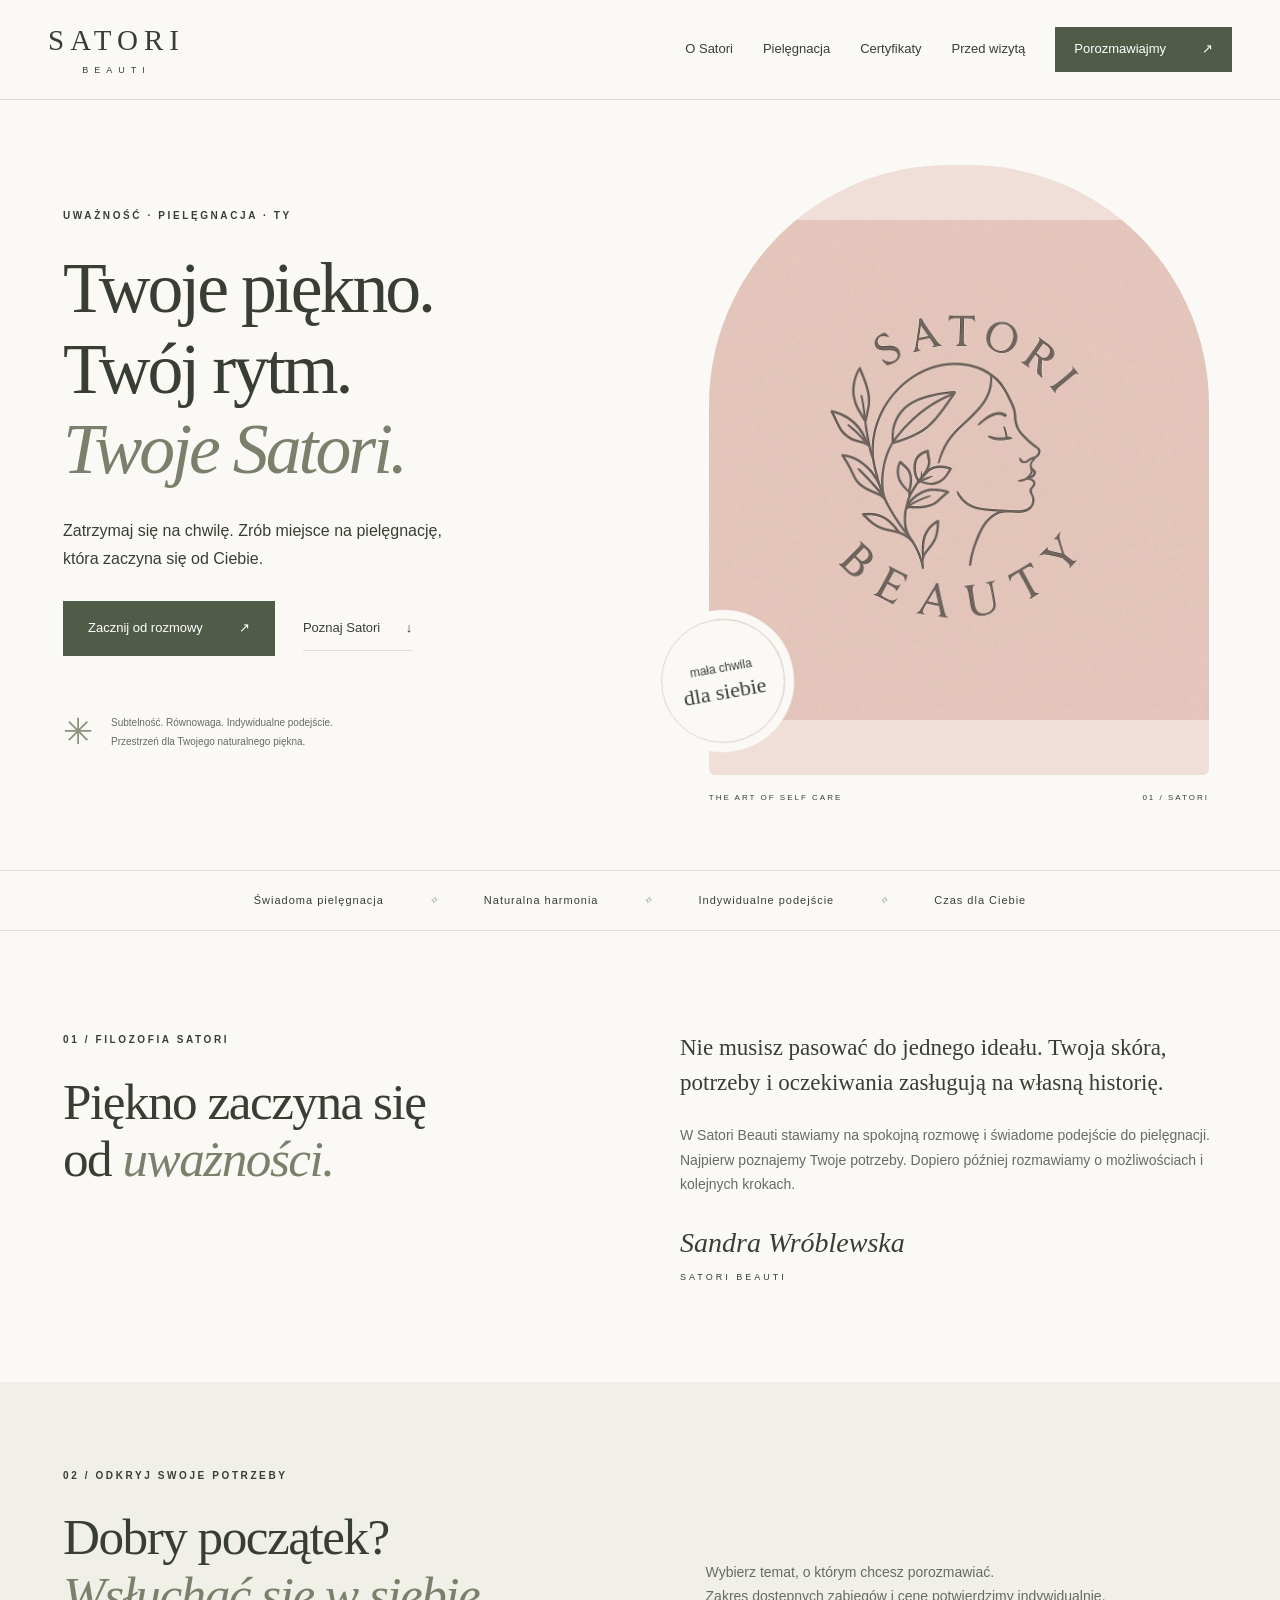
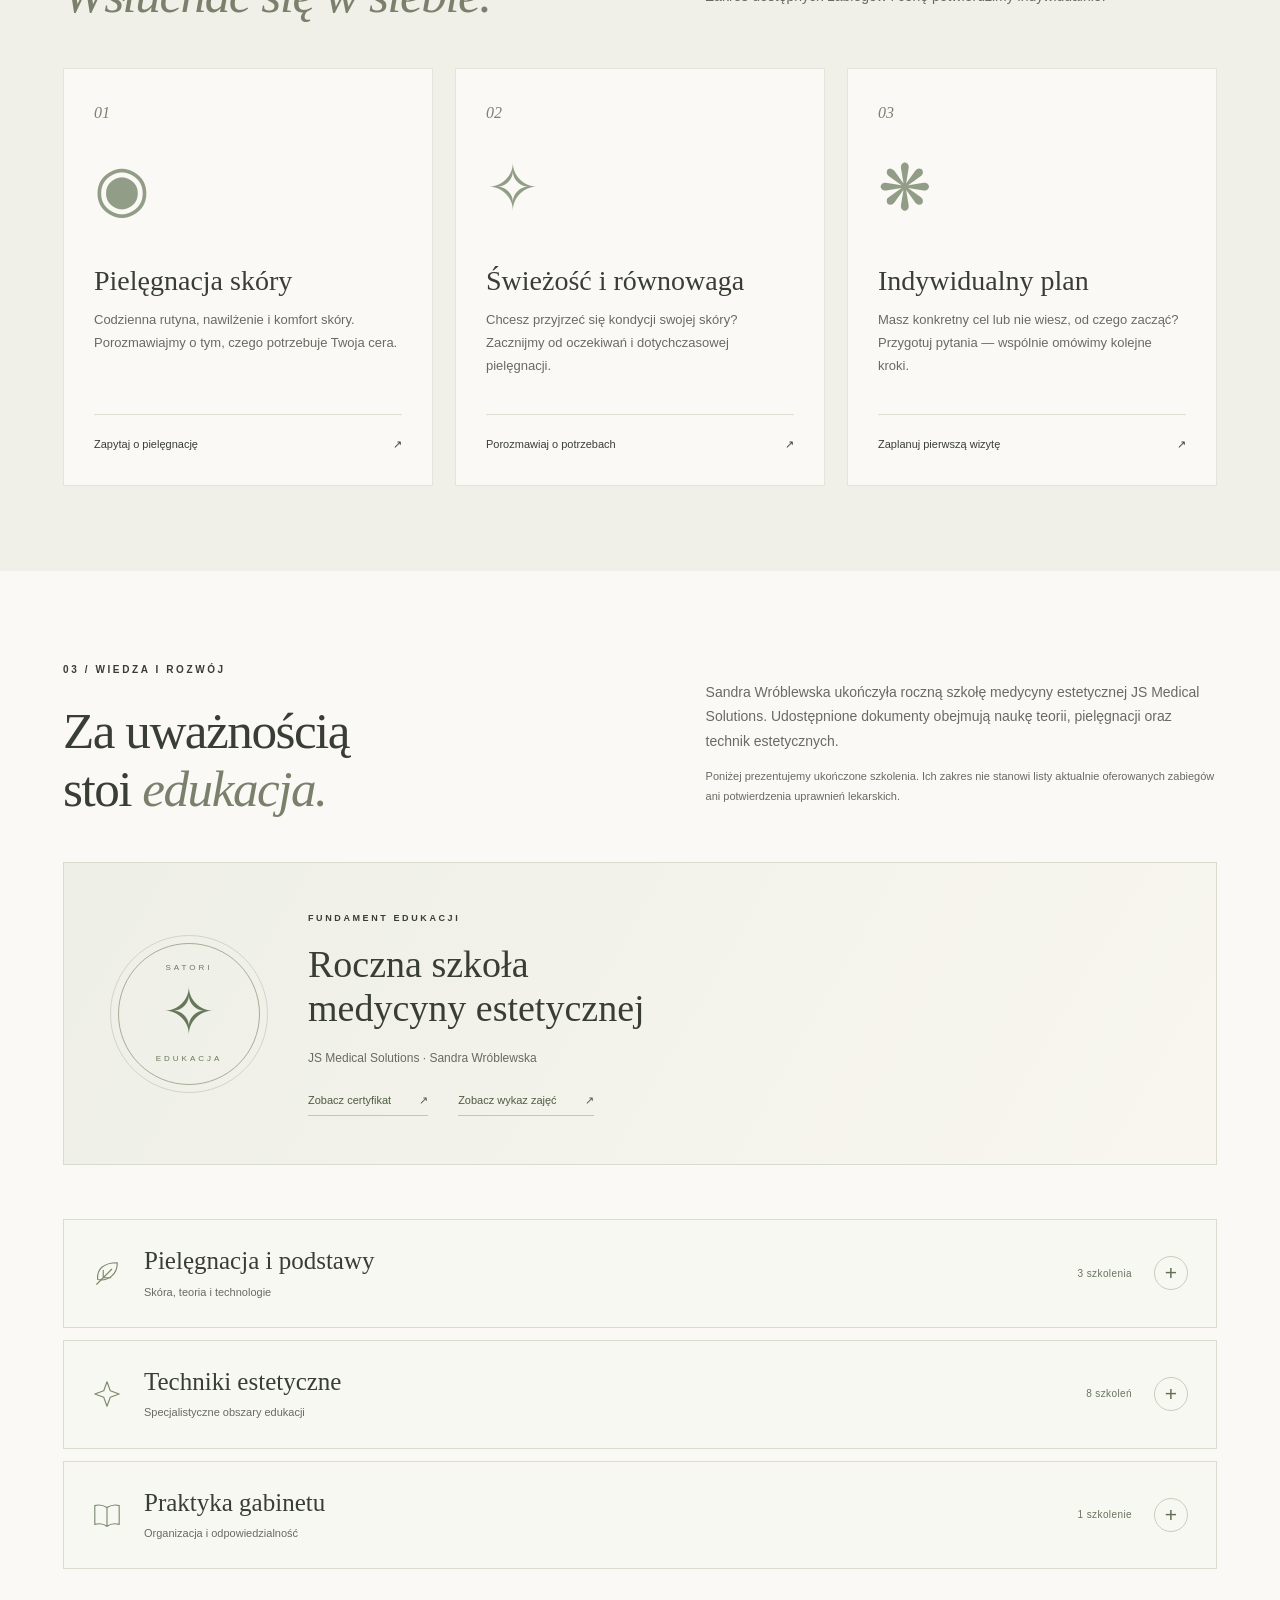
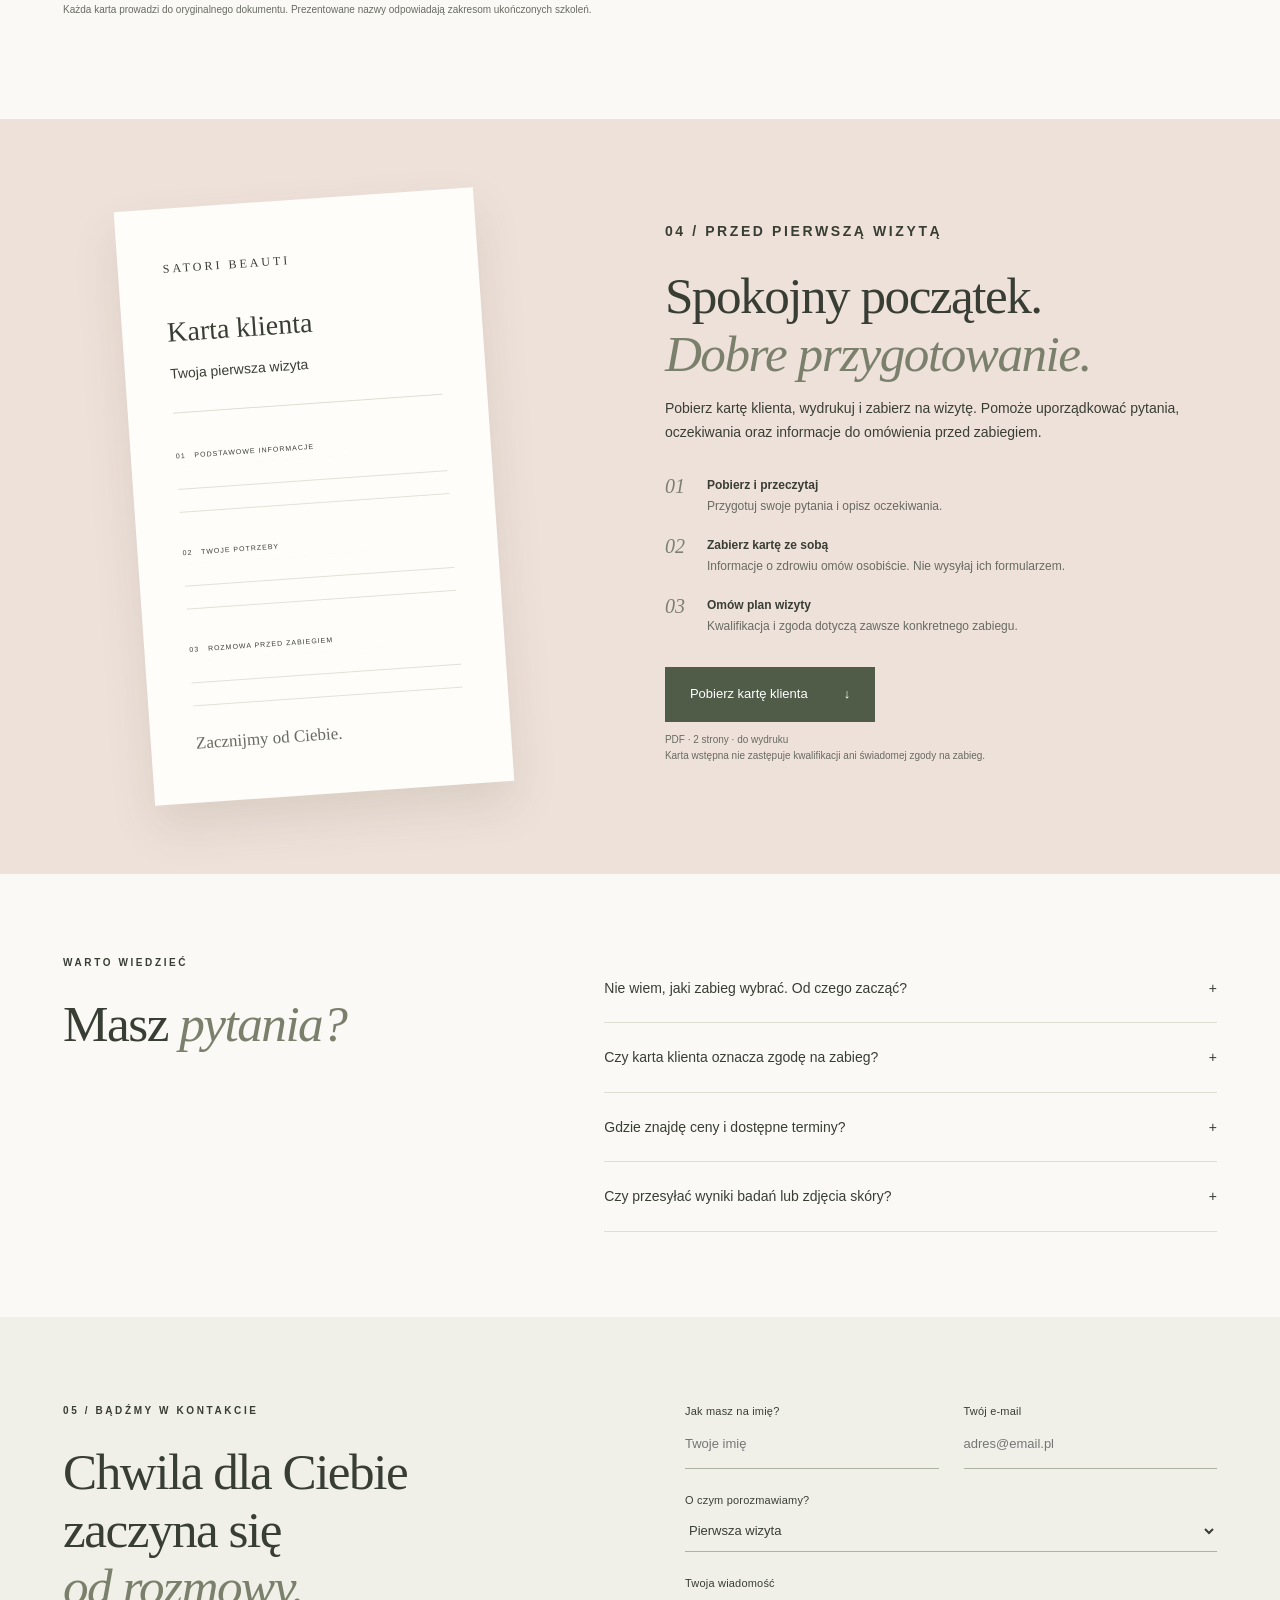
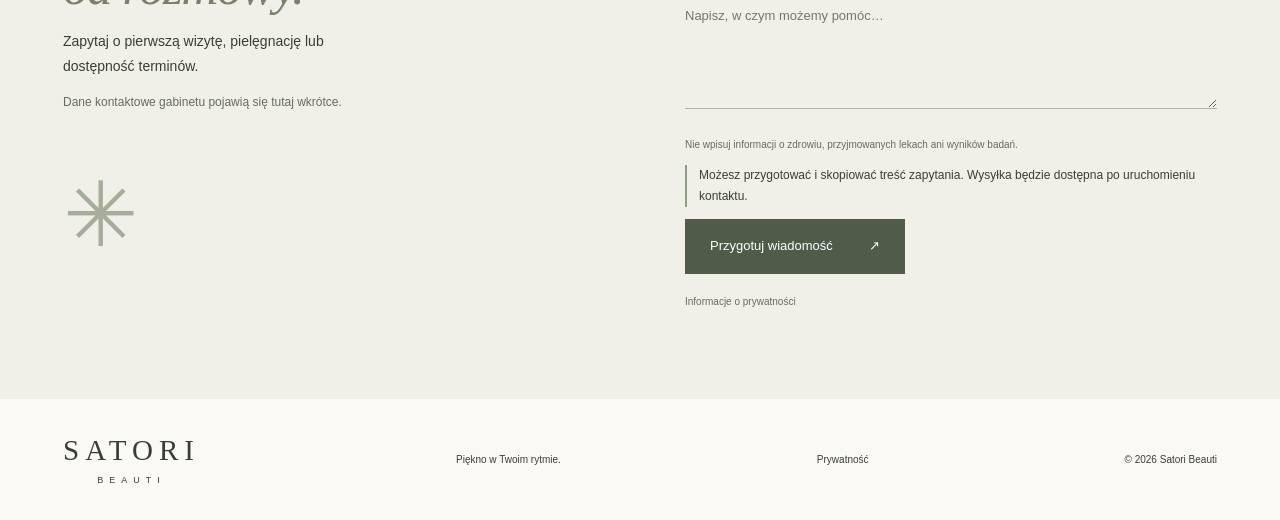
<file: index.html>
<!doctype html>
<html lang="pl">
<head><meta charset="utf-8"><meta name="viewport" content="width=device-width,initial-scale=1"><meta name="theme-color" content="#f8f4ef"><title>Satori Beauti — piękno w Twoim rytmie</title><meta name="description" content="Poznaj Satori Beauti i Sandrę Wróblewską. Świadoma pielęgnacja, indywidualne podejście i przestrzeń dla Twojego piękna. Pobierz kartę klienta przed wizytą."><link rel="icon" href="assets/logo.jpg"><link rel="stylesheet" href="styles.css?v=3"><script src="config.js" defer></script><script src="app.js?v=3" defer></script></head>
<body><a class="skip" href="#main">Przejdź do treści</a>
<header><a class="brand" href="#" aria-label="Satori Beauti — strona główna">SATORI <span>BEAUTI</span></a><button class="menu" aria-expanded="false" aria-controls="nav">Menu <span>☰</span></button><nav id="nav" aria-label="Menu główne"><a href="#filozofia">O Satori</a><a href="#pielegnacja">Pielęgnacja</a><a href="#certyfikaty">Certyfikaty</a><a href="#przed-wizyta">Przed wizytą</a><a class="button small" href="#kontakt">Porozmawiajmy <span>↗</span></a></nav></header>
<main id="main"><section class="hero wrap"><div class="hero-copy"><p class="eyebrow">UWAŻNOŚĆ · PIELĘGNACJA · TY</p><h1>Twoje piękno.<br>Twój rytm.<br><em>Twoje Satori.</em></h1><p class="lead">Zatrzymaj się na chwilę. Zrób miejsce na pielęgnację, która zaczyna się od Ciebie.</p><div class="actions"><a class="button" href="#kontakt">Zacznij od rozmowy <span>↗</span></a><a class="text-link" href="#pielegnacja">Poznaj Satori <span>↓</span></a></div><div class="hero-note"><span class="sun">✳</span><p>Subtelność. Równowaga. Indywidualne podejście.<br><b>Przestrzeń dla Twojego naturalnego piękna.</b></p></div></div><div class="hero-art"><div class="arch"><img src="assets/logo.jpg" width="1024" height="1024" alt="Logo Satori Beauty: kobiecy profil otoczony roślinnym ornamentem"></div><div class="art-caption"><span>THE ART OF SELF CARE</span><span>01 / SATORI</span></div><div class="round-note">mała chwila<br><em>dla siebie</em></div></div></section>
<div class="ribbon"><span>Świadoma pielęgnacja</span><i>✧</i><span>Naturalna harmonia</span><i>✧</i><span>Indywidualne podejście</span><i>✧</i><span>Czas dla Ciebie</span></div>
<section class="wrap philosophy" id="filozofia"><div><p class="eyebrow">01 / FILOZOFIA SATORI</p><h2>Piękno zaczyna się<br>od <em>uważności.</em></h2></div><div><p class="large">Nie musisz pasować do jednego ideału. Twoja skóra, potrzeby i oczekiwania zasługują na własną historię.</p><p>W Satori Beauti stawiamy na spokojną rozmowę i świadome podejście do pielęgnacji. Najpierw poznajemy Twoje potrzeby. Dopiero później rozmawiamy o możliwościach i kolejnych krokach.</p><div class="signature">Sandra Wróblewska<span>SATORI BEAUTI</span></div></div></section>
<section class="tinted" id="pielegnacja"><div class="wrap"><div class="section-top"><div><p class="eyebrow">02 / ODKRYJ SWOJE POTRZEBY</p><h2>Dobry początek?<br><em>Wsłuchać się w siebie.</em></h2></div><p>Wybierz temat, o którym chcesz porozmawiać.<br>Zakres dostępnych zabiegów i cenę potwierdzimy indywidualnie.</p></div><div class="service-grid"><article><span class="service-number">01</span><div class="line-art">◉</div><h3>Pielęgnacja skóry</h3><p>Codzienna rutyna, nawilżenie i komfort skóry. Porozmawiajmy o tym, czego potrzebuje Twoja cera.</p><a href="#kontakt" data-topic="Pielęgnacja skóry">Zapytaj o pielęgnację <span>↗</span></a></article><article><span class="service-number">02</span><div class="line-art">✧</div><h3>Świeżość i równowaga</h3><p>Chcesz przyjrzeć się kondycji swojej skóry? Zacznijmy od oczekiwań i dotychczasowej pielęgnacji.</p><a href="#kontakt" data-topic="Świeżość i równowaga">Porozmawiaj o potrzebach <span>↗</span></a></article><article><span class="service-number">03</span><div class="line-art">❋</div><h3>Indywidualny plan</h3><p>Masz konkretny cel lub nie wiesz, od czego zacząć? Przygotuj pytania — wspólnie omówimy kolejne kroki.</p><a href="#kontakt" data-topic="Pierwsza wizyta">Zaplanuj pierwszą wizytę <span>↗</span></a></article></div></div></section>
<section class="wrap education" id="certyfikaty"><div class="section-top"><div><p class="eyebrow">03 / WIEDZA I ROZWÓJ</p><h2>Za uważnością<br>stoi <em>edukacja.</em></h2></div><div><p>Sandra Wróblewska ukończyła roczną szkołę medycyny estetycznej JS Medical Solutions. Udostępnione dokumenty obejmują naukę teorii, pielęgnacji oraz technik estetycznych.</p><p class="muted">Poniżej prezentujemy ukończone szkolenia. Ich zakres nie stanowi listy aktualnie oferowanych zabiegów ani potwierdzenia uprawnień lekarskich.</p></div></div><div class="training-groups" id="cert-grid"></div><p class="education-footnote">Każda karta prowadzi do oryginalnego dokumentu. Prezentowane nazwy odpowiadają zakresom ukończonych szkoleń.</p></section>
<section class="client-section" id="przed-wizyta"><div class="wrap client-grid"><div class="paper-preview" aria-hidden="true"><span>SATORI BEAUTI</span><h3>Karta klienta</h3><p>Twoja pierwsza wizyta</p><hr><small>01 &nbsp; PODSTAWOWE INFORMACJE</small><div class="paper-lines"></div><small>02 &nbsp; TWOJE POTRZEBY</small><div class="paper-lines"></div><small>03 &nbsp; ROZMOWA PRZED ZABIEGIEM</small><div class="paper-lines"></div><i>Zacznijmy od Ciebie.</i></div><div><p class="eyebrow">04 / PRZED PIERWSZĄ WIZYTĄ</p><h2>Spokojny początek.<br><em>Dobre przygotowanie.</em></h2><p>Pobierz kartę klienta, wydrukuj i zabierz na wizytę. Pomoże uporządkować pytania, oczekiwania oraz informacje do omówienia przed zabiegiem.</p><ol class="steps"><li><b>Pobierz i przeczytaj</b><span>Przygotuj swoje pytania i opisz oczekiwania.</span></li><li><b>Zabierz kartę ze sobą</b><span>Informacje o zdrowiu omów osobiście. Nie wysyłaj ich formularzem.</span></li><li><b>Omów plan wizyty</b><span>Kwalifikacja i zgoda dotyczą zawsze konkretnego zabiegu.</span></li></ol><a class="button" href="downloads/karta-klienta-satori.pdf" download>Pobierz kartę klienta <span>↓</span></a><p class="fine">PDF · 2 strony · do wydruku<br>Karta wstępna nie zastępuje kwalifikacji ani świadomej zgody na zabieg.</p></div></div></section>
<section class="wrap faq"><div><p class="eyebrow">WARTO WIEDZIEĆ</p><h2>Masz <em>pytania?</em></h2></div><div><details><summary>Nie wiem, jaki zabieg wybrać. Od czego zacząć?</summary><p>Opisz, co jest dla Ciebie ważne i jakie masz oczekiwania. Nie musisz wybierać zabiegu samodzielnie — szczegóły omówisz przed podjęciem decyzji.</p></details><details><summary>Czy karta klienta oznacza zgodę na zabieg?</summary><p>Nie. To wstępne przygotowanie do rozmowy. Kwalifikacja, informacje o ryzyku, alternatywach i zaleceniach oraz ewentualna zgoda dotyczą konkretnego zabiegu.</p></details><details><summary>Gdzie znajdę ceny i dostępne terminy?</summary><p>Zapytaj o aktualny zakres usług, wycenę i termin przez dostępny kanał kontaktu. Wysłanie zapytania nie jest potwierdzeniem rezerwacji.</p></details><details><summary>Czy przesyłać wyniki badań lub zdjęcia skóry?</summary><p>Nie przesyłaj danych o zdrowiu ani zdjęć przez formularz kontaktowy. Sposób przekazania potrzebnych informacji ustal podczas rozmowy z gabinetem.</p></details></div></section>
<section class="contact tinted" id="kontakt"><div class="wrap contact-grid"><div><p class="eyebrow">05 / BĄDŹMY W KONTAKCIE</p><h2>Chwila dla Ciebie<br>zaczyna się<br><em>od rozmowy.</em></h2><p>Zapytaj o pierwszą wizytę, pielęgnację lub dostępność terminów.</p><div id="contact-details"><p class="contact-note">Dane kontaktowe gabinetu pojawią się tutaj wkrótce.</p></div><span class="contact-flower" aria-hidden="true">✳</span></div><form id="contact-form"><div class="field-row"><label>Jak masz na imię?<input name="name" autocomplete="given-name" required maxlength="80" placeholder="Twoje imię"></label><label>Twój e-mail<input name="email" type="email" autocomplete="email" required maxlength="150" placeholder="adres@email.pl"></label></div><label>O czym porozmawiamy?<select name="topic"><option>Pierwsza wizyta</option><option>Pielęgnacja skóry</option><option>Świeżość i równowaga</option><option>Terminy i ceny</option><option>Inne pytanie</option></select></label><label>Twoja wiadomość<textarea name="message" required minlength="10" maxlength="2000" rows="4" placeholder="Napisz, w czym możemy pomóc…"></textarea></label><p class="fine">Nie wpisuj informacji o zdrowiu, przyjmowanych lekach ani wyników badań.</p><p id="form-mode" class="form-info">Możesz przygotować i skopiować treść zapytania. Wysyłka będzie dostępna po uruchomieniu kontaktu.</p><button class="button" type="submit">Przygotuj wiadomość <span>↗</span></button><p id="form-status" role="status" aria-live="polite"></p><label id="draft-label" hidden>Gotowa treść do skopiowania<textarea id="draft" readonly rows="7"></textarea></label><a href="prywatnosc.html" class="fine">Informacje o prywatności</a></form></div></section></main>
<footer class="wrap"><a class="brand" href="#">SATORI <span>BEAUTI</span></a><p>Piękno w Twoim rytmie.</p><a href="prywatnosc.html">Prywatność</a><span>© <span id="year">2026</span> Satori Beauti</span></footer>
<dialog id="cert-dialog" aria-labelledby="cert-title"><div class="cert-dialog-header"><p class="eyebrow">DOKUMENT ŹRÓDŁOWY</p><h2 id="cert-title"></h2><button class="close" aria-label="Zamknij podgląd" autofocus>×</button></div><div class="cert-document"><img alt=""></div><div class="cert-dialog-footer"><span>Oryginalny dokument szkoleniowy</span><a class="original-link" target="_blank" rel="noopener">Otwórz w pełnym rozmiarze ↗</a></div></dialog></body></html>
</file>
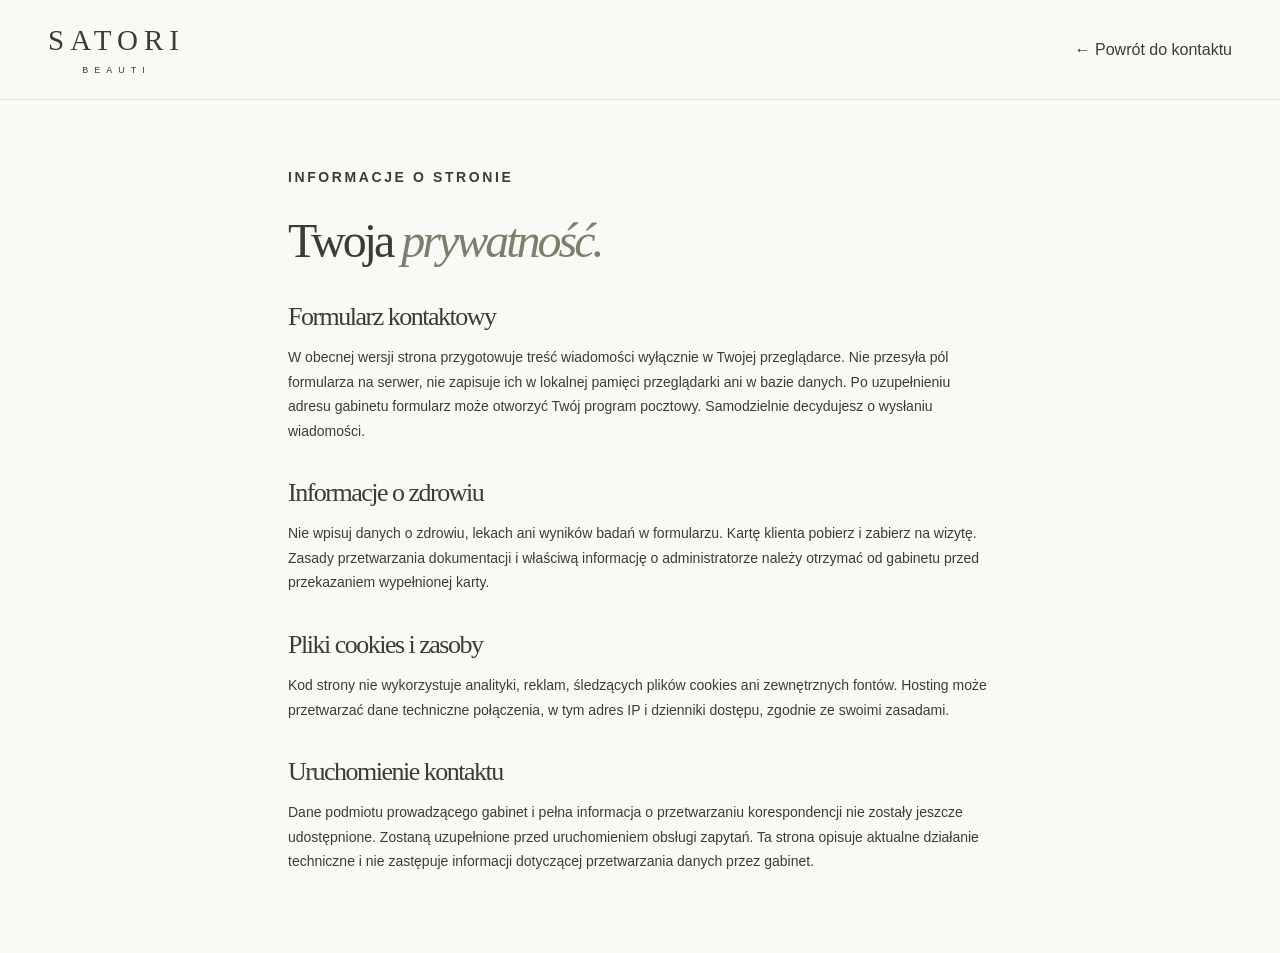
<file: prywatnosc.html>
<!doctype html><html lang="pl"><head><meta charset="utf-8"><meta name="viewport" content="width=device-width,initial-scale=1"><title>Prywatność — Satori Beauti</title><link rel="stylesheet" href="styles.css"></head><body><header><a class="brand" href="index.html">SATORI <span>BEAUTI</span></a><a href="index.html#kontakt">← Powrót do kontaktu</a></header><main class="wrap legal"><p class="eyebrow">INFORMACJE O STRONIE</p><h1>Twoja <em>prywatność.</em></h1><h2>Formularz kontaktowy</h2><p>W obecnej wersji strona przygotowuje treść wiadomości wyłącznie w Twojej przeglądarce. Nie przesyła pól formularza na serwer, nie zapisuje ich w lokalnej pamięci przeglądarki ani w bazie danych. Po uzupełnieniu adresu gabinetu formularz może otworzyć Twój program pocztowy. Samodzielnie decydujesz o wysłaniu wiadomości.</p><h2>Informacje o zdrowiu</h2><p>Nie wpisuj danych o zdrowiu, lekach ani wyników badań w formularzu. Kartę klienta pobierz i zabierz na wizytę. Zasady przetwarzania dokumentacji i właściwą informację o administratorze należy otrzymać od gabinetu przed przekazaniem wypełnionej karty.</p><h2>Pliki cookies i zasoby</h2><p>Kod strony nie wykorzystuje analityki, reklam, śledzących plików cookies ani zewnętrznych fontów. Hosting może przetwarzać dane techniczne połączenia, w tym adres IP i dzienniki dostępu, zgodnie ze swoimi zasadami.</p><h2>Uruchomienie kontaktu</h2><p>Dane podmiotu prowadzącego gabinet i pełna informacja o przetwarzaniu korespondencji nie zostały jeszcze udostępnione. Zostaną uzupełnione przed uruchomieniem obsługi zapytań. Ta strona opisuje aktualne działanie techniczne i nie zastępuje informacji dotyczącej przetwarzania danych przez gabinet.</p></main></body></html>
</file>
<file: styles.css>
:root{--paper:#fbf9f5;--ink:#393e35;--muted:#686b62;--rose:#eedfd8;--olive:#515c48;--line:#deded3}*{box-sizing:border-box}html{scroll-behavior:smooth;scroll-padding-top:100px}body{margin:0;background:var(--paper);color:var(--ink);font:16px/1.75 Arial,sans-serif}a{color:inherit;text-decoration:none}button,input,textarea,select{font:inherit}button,a,input,textarea,select,summary{-webkit-tap-highlight-color:transparent}a:focus-visible,button:focus-visible,summary:focus-visible{outline:3px solid #947655;outline-offset:5px}.wrap{max-width:1250px;margin:auto;padding:0 48px}header{display:flex;align-items:center;justify-content:space-between;padding:24px 48px;border-bottom:1px solid var(--line);max-width:1440px;margin:auto;gap:30px}.brand{font:29px Georgia,serif;letter-spacing:6px;white-space:nowrap}.brand span{display:block;font:9px Arial,sans-serif;letter-spacing:6px;text-align:center;margin-top:8px}nav{display:flex;align-items:center;gap:30px;font-size:13px}.button{display:inline-flex;align-items:center;justify-content:space-between;gap:36px;border:1px solid var(--olive);background:var(--olive);color:white;padding:15px 24px;font-size:13px;cursor:pointer;transition:background .2s,transform .2s}.button:hover{background:#3c4734;transform:translateY(-2px)}.button.small{padding:10px 18px}.menu{display:none}.hero{display:grid;grid-template-columns:1.1fr 1fr;align-items:center;gap:70px;padding-top:65px;padding-bottom:65px}.eyebrow{font-size:10px;letter-spacing:2.6px;font-weight:600;margin:0 0 24px}h1,h2,h3{font-family:Georgia,serif;font-weight:400;line-height:1.12;margin:0}h1{font-size:clamp(48px,5.6vw,78px);letter-spacing:-3px}h1 em,h2 em{font-weight:400;color:#7a806b}h2{font-size:clamp(35px,4vw,52px);letter-spacing:-1.5px}h3{font-size:28px}.lead{max-width:400px;font-size:16px;margin:28px 0}.actions{display:flex;gap:28px;align-items:center}.text-link{font-size:13px;border-bottom:1px solid var(--line);padding:10px 0}.text-link span{margin-left:22px}.hero-note{display:flex;gap:18px;align-items:center;margin-top:44px}.hero-note p{font-size:10px;line-height:1.9;color:var(--muted)}.hero-note b{font-weight:400}.sun{font-size:36px;color:#8b927e}.hero-art{position:relative;padding:0 8px}.arch{border-radius:240px 240px 6px 6px;overflow:hidden;background:#efdfd8;aspect-ratio:.82;display:flex;align-items:center}.arch img{width:100%;height:auto;mix-blend-mode:multiply}.art-caption{display:flex;justify-content:space-between;font-size:8px;letter-spacing:2px;margin-top:16px}.round-note{position:absolute;bottom:62px;left:-40px;background:var(--paper);border:1px solid #d4d4c7;outline:9px solid var(--paper);border-radius:50%;width:124px;height:124px;display:flex;flex-direction:column;justify-content:center;align-items:center;font-size:12px;transform:rotate(-10deg)}.round-note em{font:22px Georgia,serif}.ribbon{border-block:1px solid var(--line);padding:20px 30px;display:flex;justify-content:center;gap:45px;font-size:11px;letter-spacing:1px}.ribbon i{color:#89927e}.philosophy{display:grid;grid-template-columns:1fr 1fr;gap:80px;padding-top:100px;padding-bottom:100px}.large{font:23px/1.5 Georgia,serif;margin-top:0}.philosophy p:not(.eyebrow):not(.large){font-size:14px;color:var(--muted)}.signature{font:italic 28px Georgia,serif;margin-top:30px}.signature span{display:block;font:9px Arial,sans-serif;letter-spacing:3px;margin-top:13px}.tinted{background:#f0f0e8}.tinted>.wrap{padding-top:85px;padding-bottom:85px}.section-top{display:grid;grid-template-columns:1.1fr 1fr;gap:80px;align-items:end;margin-bottom:45px}.section-top p:not(.eyebrow){font-size:14px;color:var(--muted)}.service-grid{display:grid;grid-template-columns:repeat(3,1fr);gap:22px}.service-grid article{position:relative;padding:30px;background:var(--paper);border:1px solid #e3e4da}.service-number{font:italic 16px Georgia,serif;color:#7b8272}.line-art{font-size:64px;line-height:1.3;color:#929d87;margin:20px 0 35px}.service-grid p{font-size:13px;color:var(--muted);min-height:92px}.service-grid a{display:flex;justify-content:space-between;gap:10px;font-size:11px;border-top:1px solid var(--line);padding-top:20px}.education{padding-top:90px;padding-bottom:90px}.muted{font-size:11px!important}.cert-grid{display:grid;grid-template-columns:repeat(4,1fr);gap:20px}.cert-card{border:0;background:transparent;text-align:left;padding:0;cursor:pointer;color:var(--ink)}.cert-card .cert-image{background:#ebe7e0;padding:16px;aspect-ratio:1.25;display:flex;align-items:center;overflow:hidden}.cert-card img{width:100%;height:100%;object-fit:contain;transition:transform .3s}.cert-card:hover img{transform:scale(1.04)}.cert-card strong{display:block;font:17px/1.4 Georgia,serif;margin-top:16px}.cert-card small{font-size:10px;color:var(--muted)}details{border-bottom:1px solid var(--line)}summary{cursor:pointer;list-style:none;padding:22px 0;font-size:14px}summary::after{content:'+';float:right;margin-left:16px}details[open]>summary::after{content:'−'}summary span{display:none}details p{font-size:14px;padding:0 0 18px;color:var(--muted)}.all-training{margin-top:30px}.all-training ul{columns:2;padding-left:20px;font-size:13px;line-height:2}.client-section{background:#eee1da;padding:80px 0}.client-grid{display:grid;grid-template-columns:1fr 1.1fr;gap:100px;align-items:center}.paper-preview{background:#fffdf9;padding:45px;box-shadow:0 22px 45px #584c3320;transform:rotate(-4deg);max-width:360px;margin:auto;width:100%}.paper-preview>span{font:12px Georgia,serif;letter-spacing:3px}.paper-preview h3{margin-top:35px}.paper-preview p{font-size:10px}.paper-preview hr{border:0;border-top:1px solid var(--line);margin:26px 0}.paper-preview small{font-size:7px;letter-spacing:1px}.paper-lines{height:46px;background:repeating-linear-gradient(transparent 0,transparent 21px,#e1e1d7 22px,transparent 23px);margin-bottom:23px}.paper-preview i{font:17px Georgia,serif;color:var(--muted)}.client-grid p{font-size:14px}.steps{counter-reset:step;list-style:none;padding:0;margin:30px 0}.steps li{counter-increment:step;position:relative;padding-left:42px;margin:18px 0;font-size:12px}.steps li:before{content:'0' counter(step);position:absolute;left:0;color:#7b806f;font:italic 20px Georgia,serif}.steps span{display:block;color:var(--muted)}.fine{font-size:10px!important;line-height:1.6;color:var(--muted)}.faq{display:grid;grid-template-columns:1fr 1.3fr;gap:70px;padding-top:80px;padding-bottom:85px}.contact-grid{display:grid;grid-template-columns:1fr 1fr;gap:90px}.contact-grid>div>p:not(.eyebrow){max-width:330px;font-size:14px}.contact-flower{font-size:90px;color:#a6ad9b;display:block;margin-top:24px}.contact-note{font-size:12px;color:var(--muted)}label{display:block;font-size:11px;letter-spacing:.2px;margin-bottom:22px}input,textarea,select{border:0;border-bottom:1px solid #adb3a2;border-radius:0;background:transparent;width:100%;padding:12px 0;font-size:13px;color:var(--ink)}textarea{resize:vertical}input:focus,textarea:focus,select:focus{outline:2px solid #858c79;outline-offset:4px}.field-row{display:grid;grid-template-columns:1fr 1fr;gap:25px}.form-info,#form-status{font-size:12px}.form-info{border-left:2px solid #929d87;padding-left:12px}footer{display:flex;align-items:center;justify-content:space-between;gap:25px;padding-top:35px!important;padding-bottom:35px!important}footer p,footer>a:not(.brand),footer>span{font-size:10px}dialog{border:0;max-width:min(90vw,1000px);max-height:90vh;padding:45px 25px 20px;background:var(--paper)}dialog::backdrop{background:#20251de0}dialog img{max-width:100%;max-height:68vh;display:block;margin:auto}dialog p{font-size:13px;text-align:center}.close{position:absolute;right:12px;top:3px;background:none;border:0;font-size:32px;cursor:pointer}.skip{position:fixed;left:10px;top:-100px;background:white;padding:10px;z-index:10}.skip:focus{top:10px}[hidden]{display:none!important}.legal{max-width:800px;padding-top:65px;padding-bottom:65px}.legal h1{font-size:48px}.legal h2{font-size:26px;margin-top:35px}.legal p{font-size:14px}
@media(min-width:1500px){.hero{padding-top:90px;padding-bottom:90px}}@media(max-width:1000px){header{padding:22px 28px}nav{gap:16px}.wrap{padding-left:30px;padding-right:30px}.hero{gap:35px}.hero h1{font-size:56px}.section-top,.philosophy,.client-grid,.contact-grid{gap:45px}.ribbon{gap:22px}.service-grid article{padding:24px}.cert-grid{grid-template-columns:repeat(2,1fr)}}@media(max-width:720px){header{position:relative;padding:20px 24px}.brand{font-size:25px}.menu{display:flex;gap:16px;border:0;background:transparent;cursor:pointer;font-size:13px}nav{display:none;position:absolute;top:85px;left:0;right:0;background:var(--paper);padding:24px;z-index:5;border-bottom:1px solid var(--line);flex-direction:column;align-items:stretch}nav.open{display:flex}.wrap{padding-left:24px;padding-right:24px}.hero{grid-template-columns:1fr;padding-top:42px;padding-bottom:40px;gap:40px}.hero h1{font-size:58px}.hero .eyebrow{font-size:9px}.hero-art{max-width:430px;width:100%;margin:auto;padding-left:25px}.arch{aspect-ratio:1.1}.round-note{left:5px;bottom:45px;width:100px;height:100px;font-size:10px}.round-note em{font-size:20px}.hero-note{margin-top:25px}.ribbon{gap:12px;flex-wrap:wrap;padding:16px;font-size:9px}.ribbon span:last-child,.ribbon i:last-of-type{display:none}.philosophy,.section-top,.client-grid,.faq,.contact-grid{grid-template-columns:1fr;gap:30px}.philosophy,.education,.faq{padding-top:60px;padding-bottom:60px}.tinted>.wrap{padding-top:60px;padding-bottom:60px}.service-grid{grid-template-columns:1fr}.service-grid article{padding:25px}.line-art{float:right;font-size:46px;margin:0}.service-grid h3{margin-top:25px}.service-grid p{min-height:0;max-width:350px}.cert-grid{gap:22px 14px}.cert-card .cert-image{padding:8px}.cert-card strong{font-size:16px}.all-training ul{columns:1}.client-section{padding:60px 0}.paper-preview{max-width:270px;padding:28px;margin-bottom:30px}.client-grid h2{font-size:38px}.contact-flower{display:none}.field-row{grid-template-columns:1fr;gap:0}footer{flex-wrap:wrap;justify-content:flex-start}footer .brand{margin-right:25px}footer>span{width:100%}.actions{gap:20px}.button{gap:22px;padding:14px 18px}.hero h1{letter-spacing:-2px}}@media(prefers-reduced-motion:reduce){html{scroll-behavior:auto}*{transition:none!important;transform:none!important}}

/* Education cards; source documents are opened on demand. */
.education-feature{display:flex;align-items:center;gap:48px;padding:48px 54px;margin-bottom:54px;border:1px solid #d7dccf;background:linear-gradient(120deg,#eeefe7,#f8f6ef)}
.education-seal{flex-shrink:0;width:142px;height:142px;border:1px solid #a5ae96;border-radius:50%;outline:1px solid #d0d6c6;outline-offset:7px;display:flex;align-items:center;justify-content:center;flex-direction:column;color:#68775a}.education-seal span{font-size:8px;letter-spacing:3px}.education-seal b{font:64px/1.2 Georgia,serif}
.education-feature-copy .eyebrow{margin-bottom:15px;font-size:9px}.education-feature h3{font-size:38px;line-height:1.16}.education-feature-copy>p:not(.eyebrow){font-size:12px;color:var(--muted);margin:18px 0}.feature-links{display:flex;gap:30px;flex-wrap:wrap;margin-top:22px}
.document-link{display:inline-flex;align-items:center;justify-content:space-between;gap:28px;font-size:11px;color:#4d5c40;border-bottom:1px solid #bfc7b5;padding-bottom:5px}.document-link:hover{color:#283421;border-color:#283421}
.training-groups{display:grid;grid-template-columns:1fr 1.2fr 1fr;gap:32px;align-items:start}.training-group-heading{padding-bottom:26px;border-bottom:1px solid #cdd3c4;min-height:146px}.training-icon{display:block;width:30px;height:30px;color:#7a886c;margin-bottom:17px}.training-icon svg{display:block;width:100%;height:100%}.training-group-heading h3{font-size:24px;line-height:1.2}.training-group-heading p{font-size:10px;color:var(--muted);margin:8px 0 0}
.training-card{padding:24px 0;border-bottom:1px solid #e3e5dc}.training-card h4{font:19px/1.4 Georgia,serif;margin:0;overflow-wrap:anywhere}.training-card p{font-size:9px;letter-spacing:.6px;color:var(--muted);margin:9px 0 16px}.training-card .document-link{font-size:10px;border:0;padding:0;min-height:28px}.education-footnote{font-size:10px;color:var(--muted);margin-top:32px;max-width:600px}
#cert-dialog{width:min(1000px,94vw);max-width:94vw;padding:0;max-height:92vh;overflow:auto;box-shadow:0 20px 80px #0005}.cert-dialog-header{padding:25px 65px 22px 28px;border-bottom:1px solid var(--line);position:sticky;top:0;background:var(--paper);z-index:1}#cert-dialog .eyebrow{font-size:8px;text-align:left;margin:0 0 10px}#cert-dialog h2{font:24px/1.3 Georgia,serif;letter-spacing:0}#cert-dialog .close{right:14px;top:16px;width:40px;height:40px;color:var(--ink);line-height:1}.cert-document{padding:24px;background:#e9e6df;min-height:160px}#cert-dialog img{max-height:65vh;width:auto;max-width:100%;object-fit:contain}.cert-dialog-footer{padding:18px 28px;display:flex;justify-content:space-between;gap:20px;flex-wrap:wrap;font-size:10px}.original-link{text-decoration:underline;text-underline-offset:4px}
@media(max-width:1000px){.training-groups{gap:22px}.training-group-heading h3{font-size:21px}.education-feature{padding:38px;gap:38px}.training-card h4{font-size:18px}}
@media(max-width:720px){.education-feature{padding:32px 25px;gap:28px;align-items:flex-start;flex-direction:column;margin-bottom:38px}.education-seal{width:78px;height:78px;outline-offset:4px}.education-seal span{font-size:6px;letter-spacing:2px}.education-seal b{font-size:34px}.education-feature h3{font-size:30px}.feature-links{gap:18px}.training-groups{grid-template-columns:1fr;gap:38px}.training-group-heading{min-height:0;padding-bottom:20px}.training-group-heading h3{font-size:27px}.training-icon{float:right;margin:0}.training-card{padding:22px 0}.training-card h4{font-size:21px}.training-card .document-link{min-height:36px;font-size:11px}.cert-dialog-header{padding-left:20px}#cert-dialog h2{font-size:21px}.cert-document{padding:12px}.cert-dialog-footer{padding:16px 20px}}

/* Native, keyboard-accessible disclosure groups. */
.training-groups{display:block}
.training-accordion{border:1px solid #d8ddcf;background:#f8f8f2;margin-bottom:12px}
.training-accordion>.training-group-heading{display:flex;align-items:center;gap:22px;min-height:0;margin:0;padding:25px 28px;border:0;list-style:none}
.training-accordion>summary::-webkit-details-marker{display:none}
.training-accordion>summary::after{content:'+';float:none;flex-shrink:0;display:flex;align-items:center;justify-content:center;width:32px;height:32px;border:1px solid #c7cfbb;border-radius:50%;font-size:21px;font-weight:400;color:#637054;margin:0}
.training-accordion[open]>summary::after{content:'−'}
.training-accordion>summary:hover{background:#eff1e7}
.training-accordion .training-icon{float:none;margin:0;flex-shrink:0}
.training-summary-copy{display:block;flex:1}
.training-summary-title{display:block;font:25px/1.3 Georgia,serif}
.training-summary-note{display:block;font-size:11px;color:var(--muted);margin-top:5px}
.training-count{display:inline-block;font-size:10px;color:#67735c;letter-spacing:.4px;white-space:nowrap}
.training-panel{display:grid;grid-template-columns:repeat(3,minmax(0,1fr));gap:0 30px;padding:0 28px 15px;border-top:1px solid #dde2d4;background:var(--paper)}
.training-panel .training-card p{padding:0}
.training-panel .training-card{min-width:0}
@media(max-width:1000px){.training-panel{grid-template-columns:repeat(2,minmax(0,1fr))}}
@media(max-width:720px){.training-accordion>.training-group-heading{padding:20px 18px;gap:14px;flex-wrap:wrap}.training-summary-title{font-size:21px}.training-summary-note{font-size:10px}.training-count{display:none}.training-accordion .training-icon{width:25px;height:25px}.training-accordion>summary::after{width:28px;height:28px;font-size:19px}.training-panel{grid-template-columns:1fr;padding:0 20px 10px}.training-panel .training-card h4{font-size:20px}}
</file>
